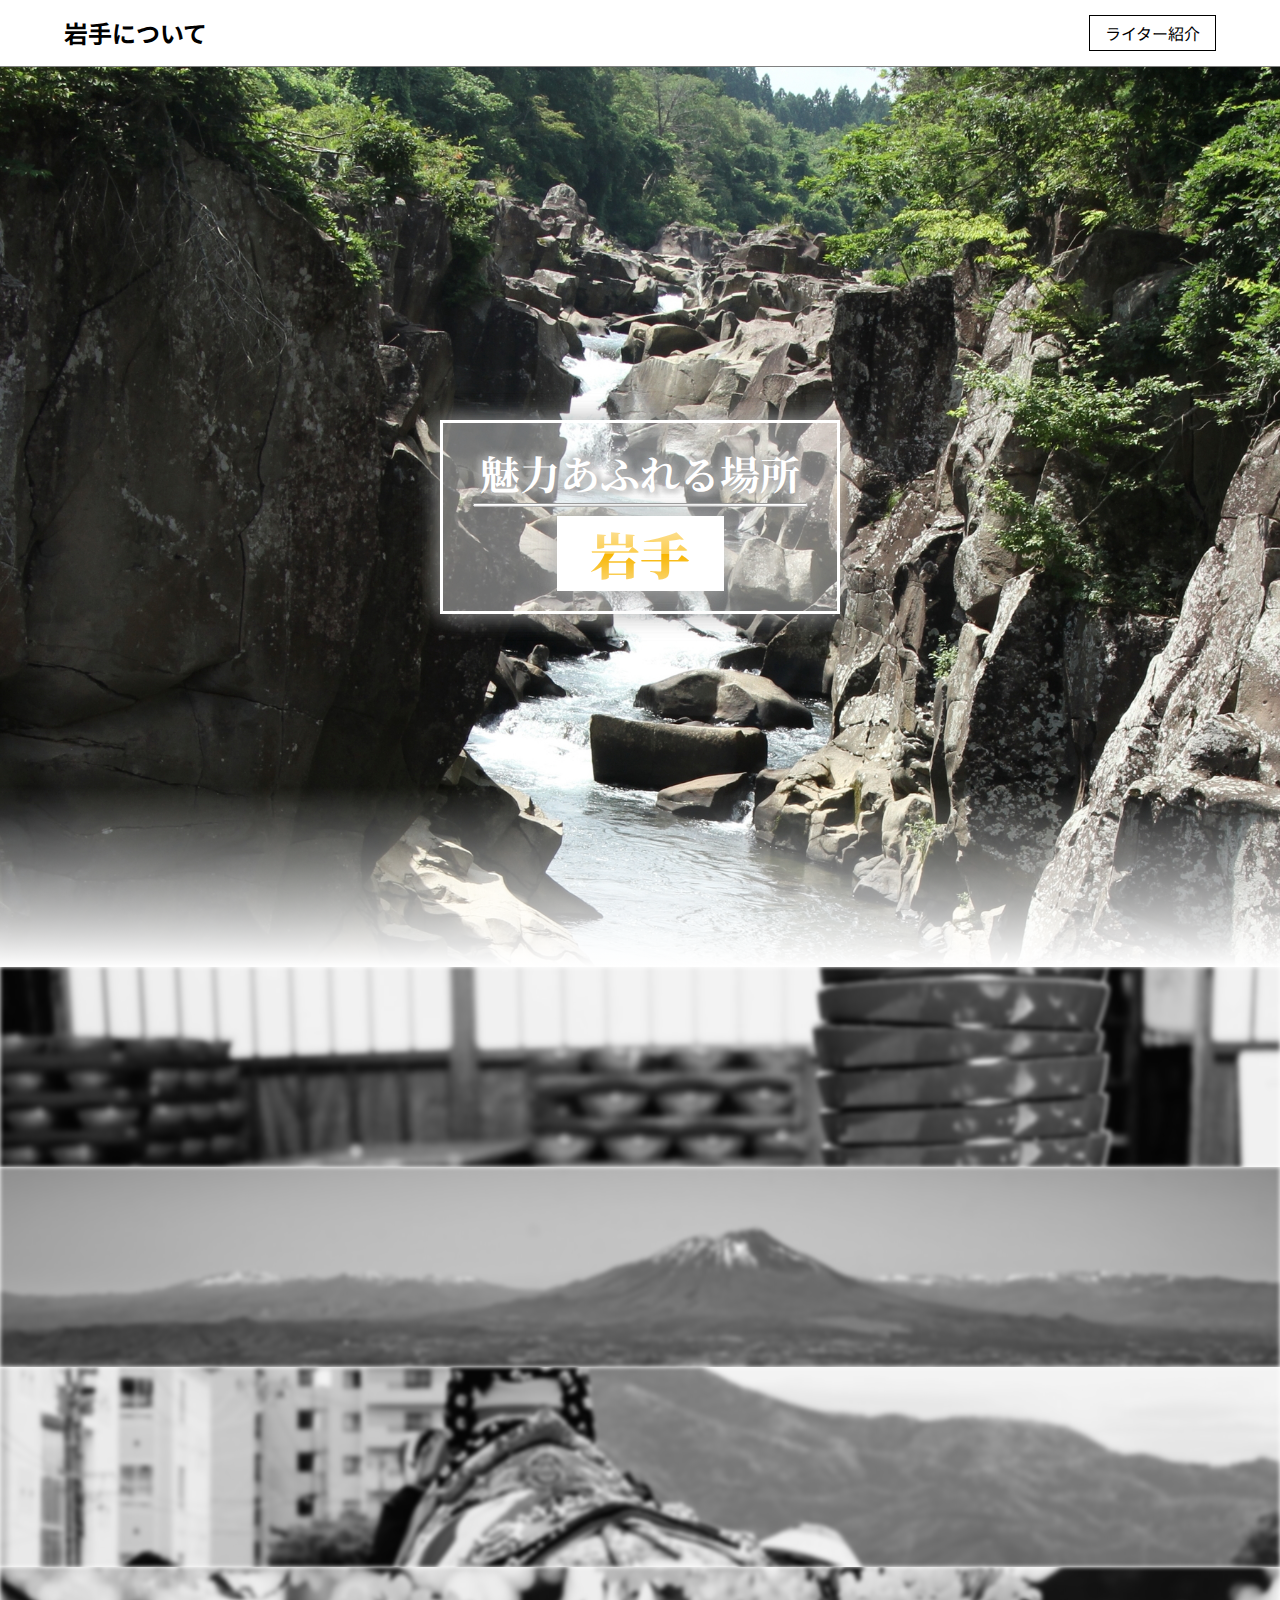
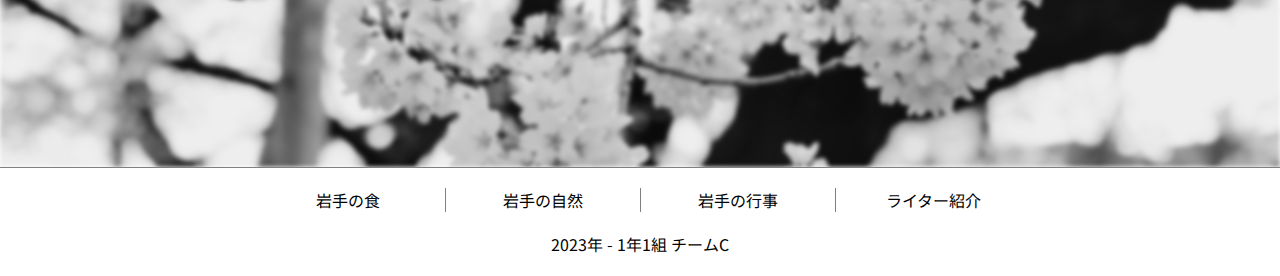
<file: index.html>
<!DOCTYPE html>
<html lang="ja">
<head>
    <meta charset="UTF-8">
    <meta name="viewport" content="width=device-width, initial-scale=1.0">
    <title>岩手について</title>
    <link rel="stylesheet" href="css/reset.css">
    <link rel="stylesheet" href="css/all-style.css">
    <link rel="stylesheet" href="css/index-style.css">
    <link rel="preconnect" href="https://fonts.googleapis.com">
    <link rel="preconnect" href="https://fonts.gstatic.com" crossorigin>
    <link href="https://fonts.googleapis.com/css2?family=Noto+Sans+JP&family=Noto+Serif+JP:wght@700;900&display=swap" rel="stylesheet">
    <link rel="icon" href="img/favicon.ico">
</head>
<body>
    <header>
        <h2>岩手について</h2>
        <a href="writer/index.html" class="simple-anchor writer-button">ライター紹介</a>
    </header>
    <!----- これより上は変更しないでください ----->

    <div class="top-img-container">
        <div class="slide-show-frame">
            <div id="img-01"></div>
            <div id="img-02"></div>
            <div id="img-03"></div>
            <div id="img-04"></div>
        </div>
        <h1 class="top-txt">
                魅力あふれる場所
                <hr>
            <div class="bg-white">
                <div class="txt-gold">
                    岩手
                </div>
            </div>
        </h1>
    </div>

    <a href="food.html">
        <div class="img-container">
            <img src="img/index_Wankosoba.jpg" alt="わんこそば" style="object-position: 50% 25%;">
            <p class="txt-on-img">食</p>
        </div>
    </a>

    <a href="nature.html">
        <div class="img-container">
            <img src="img/index_MtIwate_2.jpg" alt="天峰山" style="object-position: 50% 60%;">
            <p class="txt-on-img">自然</p>
        </div>
        
    </a>

    <a href="event.html">
        <div class="img-container">
            <img src="img/index_ChaguChaguUmakko.jpg" alt="チャグチャグ馬コ" style="object-position: 50% 55%;">
            <p class="txt-on-img">行事</p>
        </div>    
    </a>

    <div class="img-container">
        <img src="img/index_IshiwariZakura.jpg" alt="石割桜" style="object-position: 50% 10%;">
        <div class="txt-on-img licence">
            ◆　このページで使用した素材(上から順)　◆<br>
            写真はすべて <a href="https://creativecommons.org/licenses/by/4.0/" target="_blank">クリエイティブ・コモンズ・ライセンス（表示4.0 国際）</a>のもとに掲載許諾されているものを改変して作成しました。
            <div licence-list-container>
                <ul>
                    【スライドショー】
                    <li><a href="https://find47.jp/ja/i/mMKai" target="_blank">岩手山</a> &copy; intiraymi7</li>
                    <li><a href="https://find47.jp/ja/i/YMlU6" target="_blank">さんさ踊り</a> &copy; Cygnus_morioka</li>
                    <li><a href="https://find47.jp/ja/i/wIzMR" target="_blank">雪の日</a> &copy; Cygnus_morioka</li>
                    <li><a href="https://find47.jp/ja/i/j0xeh" target="_blank">岩手県一関市　厳美渓</a> &copy; T-KIMURA</li>
                </ul>
                <ul>
                    【画像メニュー】
                    <li><a href="https://find47.jp/ja/i/b4Dsc" target="_blank">わんこそば</a> &copy; Cygnus_morioka</li>
                    <li><a href="https://find47.jp/ja/i/EnhYT" target="_blank">天峰山</a> &copy; intiraymi7</li>
                    <li><a href="https://find47.jp/ja/i/xTddA" target="_blank">チャグチャグ馬コ</a> &copy; Cygnus_morioka</li>
                    <li><a href="https://find47.jp/ja/i/ntxR1" target="_blank">石割桜</a> &copy; Cygnus_morioka</li>
                </ul>
            </div>
        </div>
    </div>    
    <!----- これより下は変更しないでください ----->
    <footer>
        <nav>
            <ul>
                <li><a href="food.html" class="simple-anchor">岩手の食</a></li>
                <li><a href="nature.html" class="simple-anchor">岩手の自然</a></li>
                <li><a href="event.html" class="simple-anchor">岩手の行事</a></li>
                <li><a href="writer/index.html" class="simple-anchor">ライター紹介</a></li>
            </ul>
        </nav>
        2023年 - 1年1組 チームC
    </footer>
</body>
</html>
</file>
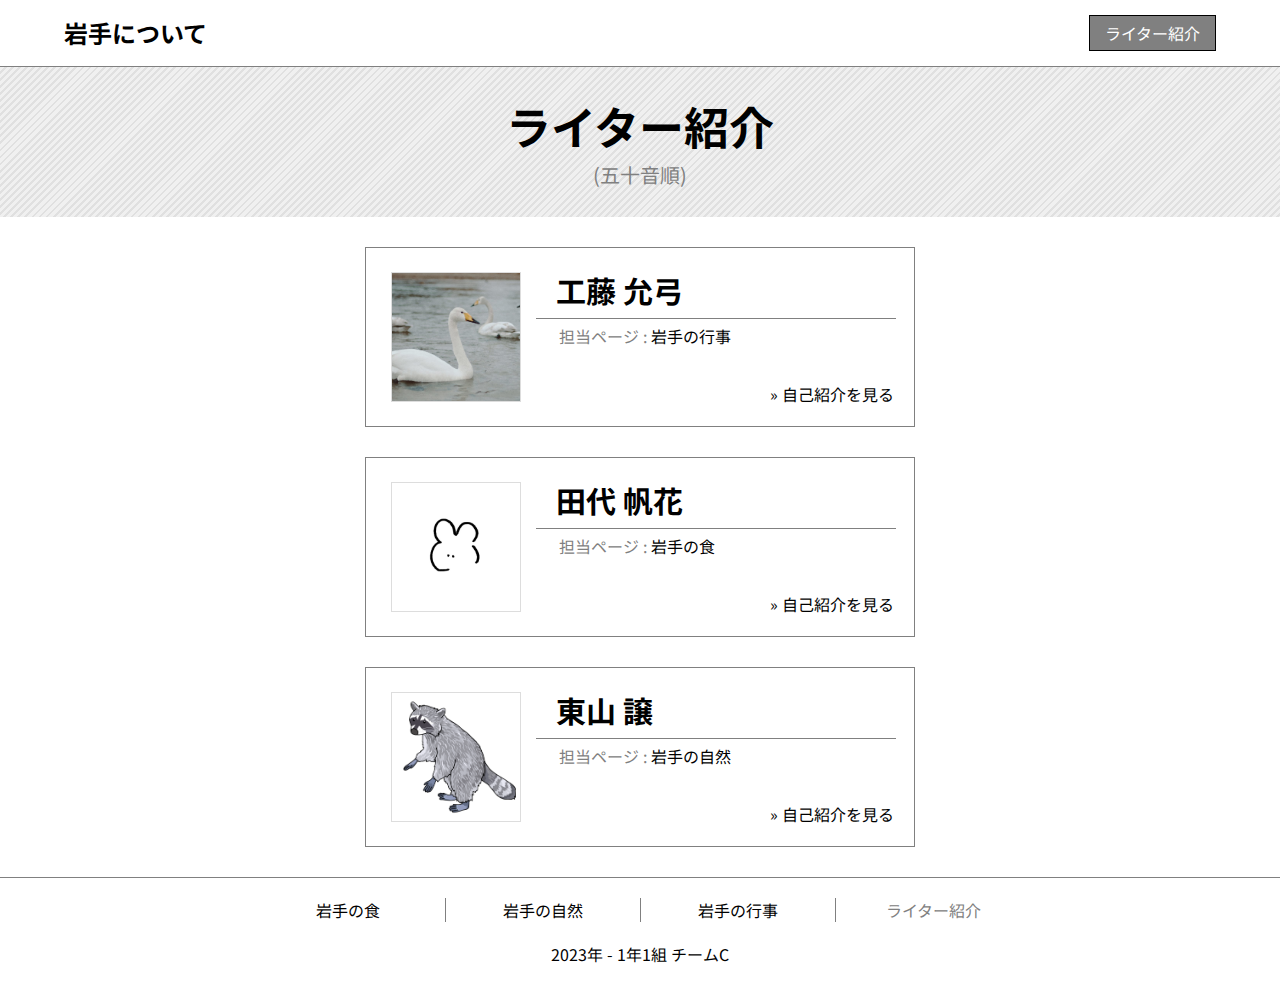
<file: writer/index.html>
<!DOCTYPE html>
<html lang="ja">
<head>
    <meta charset="UTF-8">
    <meta name="viewport" content="width=device-width, initial-scale=1.0">
    <title>ライター紹介</title>
    <link rel="stylesheet" href="../css/reset.css">
    <link rel="stylesheet" href="../css/all-style.css">
    <link rel="stylesheet" href="../writer-css/index-style.css">
    <link rel="preconnect" href="https://fonts.googleapis.com">
    <link rel="preconnect" href="https://fonts.gstatic.com" crossorigin>
    <link href="https://fonts.googleapis.com/css2?family=Noto+Sans+JP" rel="stylesheet">
    <link rel="icon" href="../img/favicon.ico">
</head>
<body>
    <header>
        <h2><a href="../index.html" class="site-title">岩手について</a></h2>
        <p class="writer-button-in-writer-index">ライター紹介</p>
    </header>
    <!----- これより上は変更しないでください ----->

    <main>
        <div id="page-title">
            <h1>ライター紹介</h1>
            <p>(五十音順)</p>
        </div>

        <div class="writer-card">
            <img src="../img/writer_kudou_icon.jpg">
            <div>
                <h2>工藤 允弓</h2>
                <p>担当ページ : <a href="../event.html" class="simple-anchor">岩手の行事</a></p>
                <a href="kudou.html" class="writer-page simple-anchor">» 自己紹介を見る</a>
            </div>
        </div>

        <div class="writer-card">
            <img src="../img/writer_tashiro_icon.jpg">
            <div>
                <h2>田代 帆花</h2>
                <p>担当ページ : <a href="../food.html"  class="simple-anchor">岩手の食</a></p>
                <a href="tashiro.html" class="writer-page simple-anchor">» 自己紹介を見る</a>
            </div>
        </div>

        <div class="writer-card">
            <img src="../img/writer_higashiyama_icon.png">
            <div>
                <h2>東山 譲</h2>
                <p>担当ページ : <a href="../nature.html" class="simple-anchor">岩手の自然</a></p>
                <a href="higashiyama.html" class="writer-page simple-anchor">» 自己紹介を見る</a>
            </div>
        </div>
    </main>

    <!----- これより下は変更しないでください ----->
    <footer>
        <nav>
            <ul>
                <li><a href="../food.html" class="simple-anchor">岩手の食</a></li>
                <li><a href="../nature.html" class="simple-anchor">岩手の自然</a></li>
                <li><a href="../event.html" class="simple-anchor">岩手の行事</a></li>
                <li class="currently">ライター紹介</li>
            </ul>
        </nav>
        2023年 - 1年1組 チームC
    </footer>
</body>
</html>
</file>
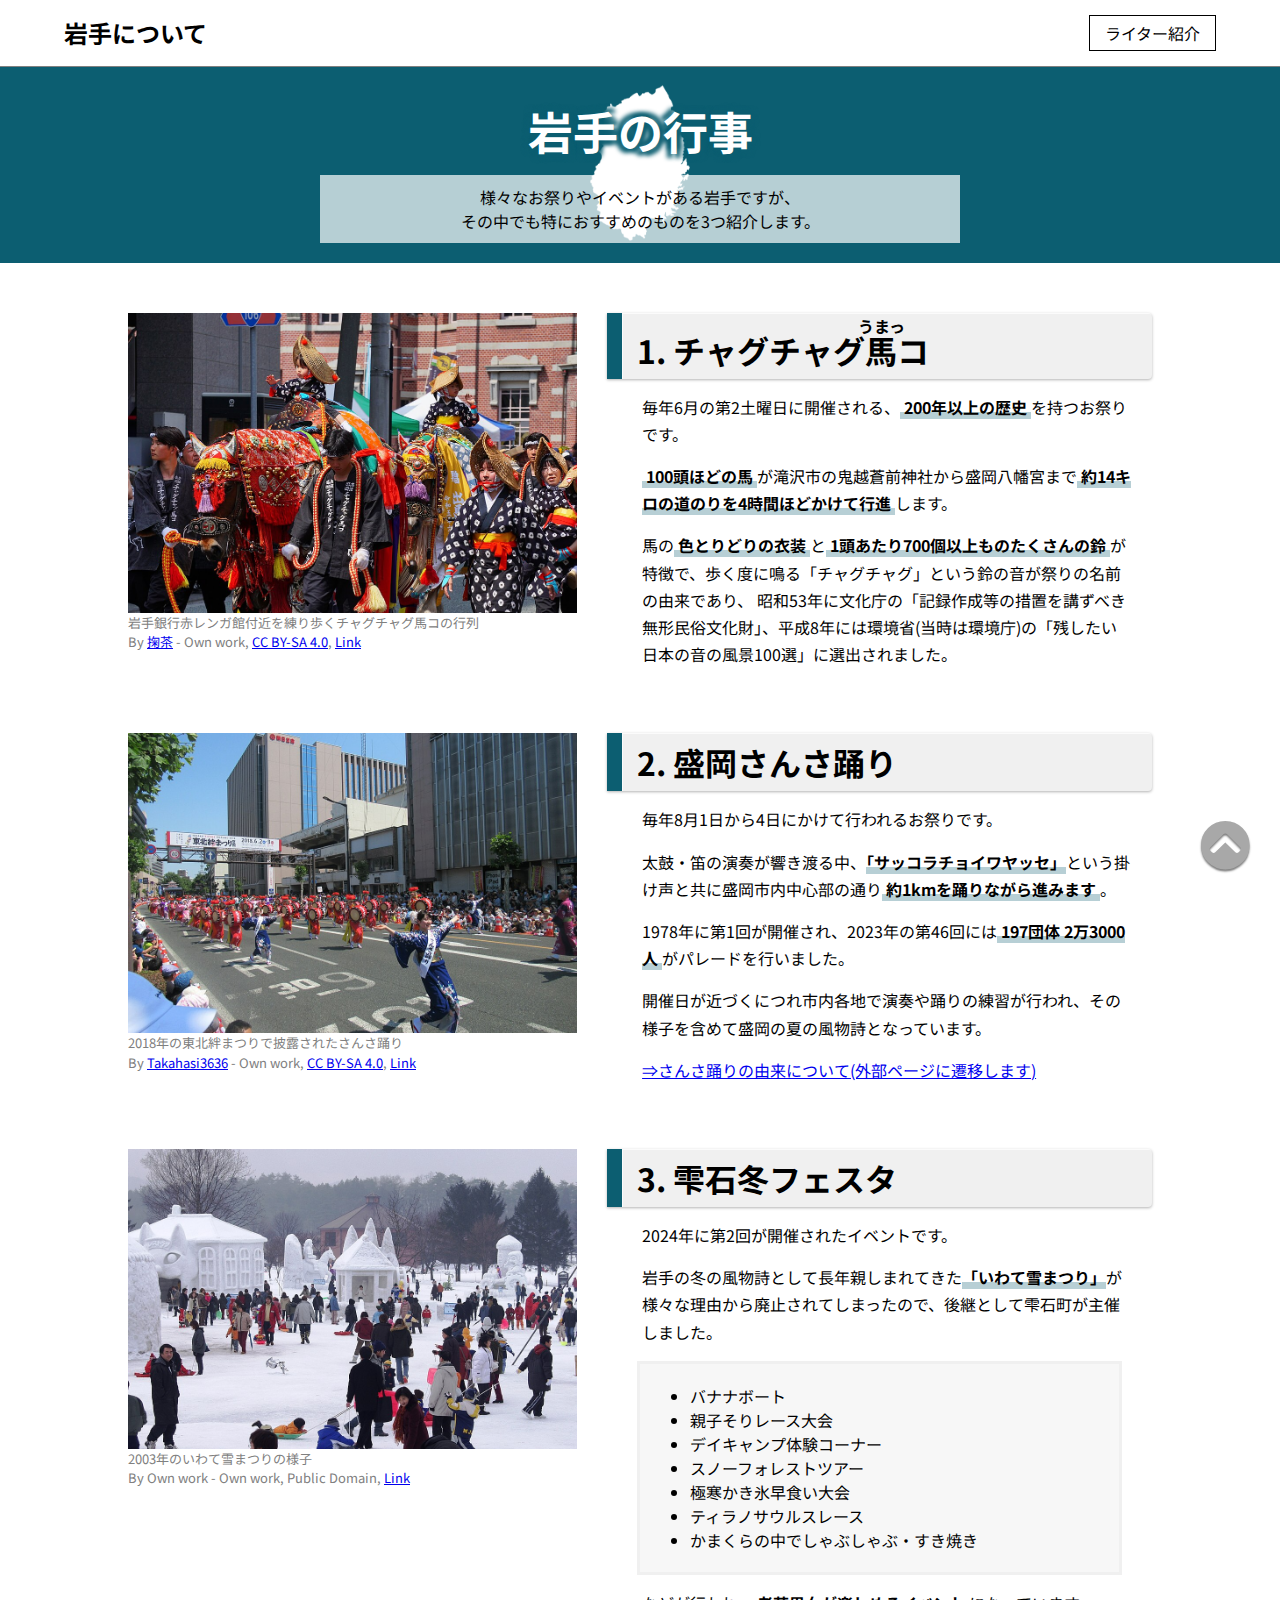
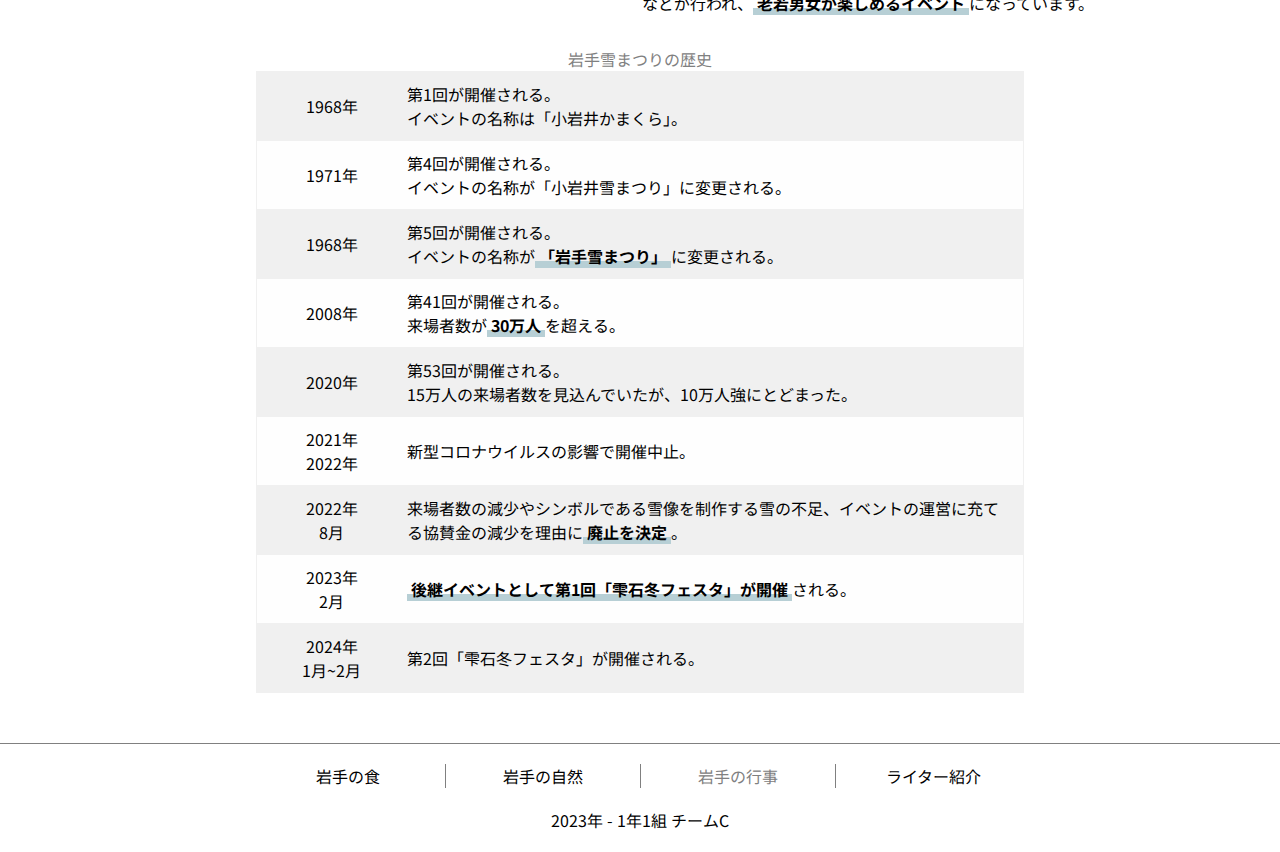
<file: event.html>
<!DOCTYPE html>
<html lang="ja">
<head>
    <meta charset="UTF-8">
    <meta name="viewport" content="width=device-width, initial-scale=1.0">
    <title>岩手の行事</title>
    <link rel="stylesheet" href="css/reset.css">
    <link rel="stylesheet" href="css/all-style.css">
    <link rel="stylesheet" href="css/event-style.css">
    <link rel="stylesheet" href="https://use.fontawesome.com/releases/v5.6.4/css/all.css">
    <link rel="preconnect" href="https://fonts.googleapis.com">
    <link rel="preconnect" href="https://fonts.gstatic.com" crossorigin>
    <link href="https://fonts.googleapis.com/css2?family=Noto+Sans+JP" rel="stylesheet">
    <link rel="icon" href="img/favicon.ico">
</head>
<body>
    <header id="page-top">
        <h2><a href="index.html" class="site-title">岩手について</a></h2>
        <a href="writer/index.html" class="simple-anchor writer-button">ライター紹介</a>
    </header>
    <!----- これより上は変更しないでください ----->

    <main>
        <a href="#page-top" title="ページトップに戻る"><i class="fas fa-chevron-circle-up"></i></a>
        
        <div id="page-title">
            <h1>岩手の行事</h1>
            <p>様々なお祭りやイベントがある岩手ですが、<br>その中でも特におすすめのものを3つ紹介します。</p>
        </div>

        <!-- ----- -->

        <article>
            <p class="img-info">
                <img src="img/event_ChaguChaguUmakko.jpg" alt="岩手銀行赤レンガ館付近を練り歩くチャグチャグ馬コの行列">
                岩手銀行赤レンガ館付近を練り歩くチャグチャグ馬コの行列<br>
                By <a href="https://commons.wikimedia.org/wiki/User:%E6%8E%AC%E8%8C%B6" target="_blank" title="User:掬茶">掬茶</a> - Own work, 
                <a href="https://creativecommons.org/licenses/by-sa/4.0" target="_blank" title="Creative Commons Attribution-Share Alike 4.0">CC BY-SA 4.0</a>, 
                <a href="https://commons.wikimedia.org/w/index.php?curid=133202374" target="_blank" title="写真の詳細を見る">Link</a>
            </p>

            <div class="about">
                <div class="about-title">
                    <a href="https://www.city.takizawa.iwate.jp/01chag" target="_blank" title="滝沢市 チャグチャグ馬コ（うまっこ）" class="simple-anchor">
                        <h1>1. チャグチャグ<ruby>馬<rt>うまっ</rt></ruby>コ</h1>
                    </a>
                </div>

                <p class="about-text">毎年6月の第2土曜日に開催される、<b>200年以上の歴史</b>を持つお祭りです。</p>
                <p class="about-text"><b>100頭ほどの馬</b>が滝沢市の鬼越蒼前神社から盛岡八幡宮まで<b>約14キロの道のりを4時間ほどかけて行進</b>します。</p>
                <p class="about-text">馬の<b>色とりどりの衣装</b>と<b>1頭あたり700個以上ものたくさんの鈴</b>が特徴で、歩く度に鳴る「チャグチャグ」という鈴の音が祭りの名前の由来であり、
                昭和53年に文化庁の「記録作成等の措置を講ずべき無形民俗文化財」、平成8年には環境省(当時は環境庁)の「残したい日本の音の風景100選」に選出されました。</p>
            </div>
        </article>

        <!-- ----- -->

        <article>
            <p class="img-info">
                <img src="img/event_SansaOdori.jpg" alt="2018年の東北絆まつりで披露されたさんさ踊り">
                2018年の東北絆まつりで披露されたさんさ踊り<br>
                By <a href="https://commons.wikimedia.org/w/index.php?title=User:Takahasi3636&action=edit&redlink=1" target="_blank" title="User:Takahasi3636 (page does not exist)">Takahasi3636</a> - Own work, 
                <a href="https://creativecommons.org/licenses/by-sa/4.0" target="_blank" title="Creative Commons Attribution-Share Alike 4.0">CC BY-SA 4.0</a>, 
                <a href="https://commons.wikimedia.org/w/index.php?curid=74278271" target="_blank" title="写真の詳細を見る">Link</a>
            </p>

            <div class="about">
                <div class="about-title">
                    <a href="https://sansaodori.jp/" target="_blank" title="盛岡さんさ踊り 公式ホームページ" class="simple-anchor">
                        <h1>2. 盛岡さんさ踊り</h1>
                    </a>
                </div>

                <p class="about-text">毎年8月1日から4日にかけて行われるお祭りです。</p>
                <p class="about-text">太鼓・笛の演奏が響き渡る中、<b class="no-padding-b">「サッコラチョイワヤッセ」</b>という掛け声と共に盛岡市内中心部の通り<b>約1kmを踊りながら進みます</b>。</p>
                <p class="about-text">1978年に第1回が開催され、2023年の第46回には<b>197団体 2万3000人</b>がパレードを行いました。</p>
                <p class="about-text">開催日が近づくにつれ市内各地で演奏や踊りの練習が行われ、その様子を含めて盛岡の夏の風物詩となっています。</p>
                <p class="about-text"><a href="https://sansaodori.jp/about/">⇒さんさ踊りの由来について(外部ページに遷移します)</a></p>

            </div>
        </article>

        <!-- ----- -->

        <article class="yukimatsuri-article">
            <p class="img-info">
                <img src="img/event_Yukimatsuri.jpg" alt="2003年のいわて雪まつりの様子">
                2003年のいわて雪まつりの様子<br>
                By Own work - Own work, Public Domain, <a href="https://commons.wikimedia.org/w/index.php?curid=124122640" target="_blank" title="写真の詳細を見る">Link</a>
            </p>

            <div class="about">
                <div class="about-title">
                    <a href="https://koiwai.co.jp/makiba/winterfest/index.html" target="_blank" title="雫石・冬フェスタin小岩井農場" class="simple-anchor">
                        <h1>3. 雫石冬フェスタ</h1>
                    </a>
                </div>

                <p class="about-text">2024年に第2回が開催されたイベントです。</p>
                <p class="about-text">岩手の冬の風物詩として長年親しまれてきた<b class="no-padding-b">「<a href="https://iwatetabi.jp/special/koiwai2018/yukimatsuri.php" target="_blank" title="第52回いわて雪まつりについて" class="simple-anchor">いわて雪まつり</a>」</b>が<a href="#reason" class="simple-anchor">様々な理由</a>から廃止されてしまったので、後継として雫石町が主催しました。</p>
                <ul>
                    <li>バナナボート</li>
                    <li>親子そりレース大会</li>
                    <li>デイキャンプ体験コーナー</li>
                    <li>スノーフォレストツアー</li>
                    <li>極寒かき氷早食い大会</li>
                    <li>ティラノサウルスレース</li>
                    <li>かまくらの中でしゃぶしゃぶ・すき焼き</li>
                </ul>
                <p class="about-text">などが行われ、<b>老若男女が楽しめるイベント</b>になっています。</p>
            </div>
        </article>
        <table>
            <caption>岩手雪まつりの歴史</caption>
            <tr>
                <th>1968年</th><td>第1回が開催される。<br>イベントの名称は「小岩井かまくら」。</td>
            </tr>
            <tr>
                <th>1971年</th><td>第4回が開催される。<br>イベントの名称が「小岩井雪まつり」に変更される。</td>
            </tr>
            <tr>
                <th>1968年</th><td>第5回が開催される。<br>イベントの名称が<b>「岩手雪まつり」</b>に変更される。</td>
            </tr>
            <tr>
                <th>2008年</th><td>第41回が開催される。<br>来場者数が<b>30万人</b>を超える。</td>
            </tr>
            <tr>
                <th>2020年</th><td>第53回が開催される。<br>15万人の来場者数を見込んでいたが、10万人強にとどまった。</td>
            </tr>
            <tr>
                <th>2021年<br>2022年</th><td>新型コロナウイルスの影響で開催中止。</td>
            </tr>
            <tr id="reason">
                <th>2022年<br>8月</th><td>来場者数の減少やシンボルである雪像を制作する雪の不足、イベントの運営に充てる協賛金の減少を理由に<b>廃止を決定</b>。</td>
            </tr>
            <tr>
                <th>2023年<br>2月</th><td><b>後継イベントとして第1回「雫石冬フェスタ」が開催</b>される。</td>
            </tr>
            <tr>
                <th>2024年<br>1月~2月</th><td>第2回「雫石冬フェスタ」が開催される。</td>
            </tr>
        </table>
    </main>

    <!----- これより下は変更しないでください ----->
    <footer>
        <nav>
            <ul>
                <li><a href="food.html" class="simple-anchor">岩手の食</a></li>
                <li><a href="nature.html" class="simple-anchor">岩手の自然</a></li>
                <li class="currently">岩手の行事</li>
                <li><a href="writer/index.html" class="simple-anchor">ライター紹介</a></li>
            </ul>
        </nav>
        2023年 - 1年1組 チームC
    </footer>
</body>
</html>
</file>
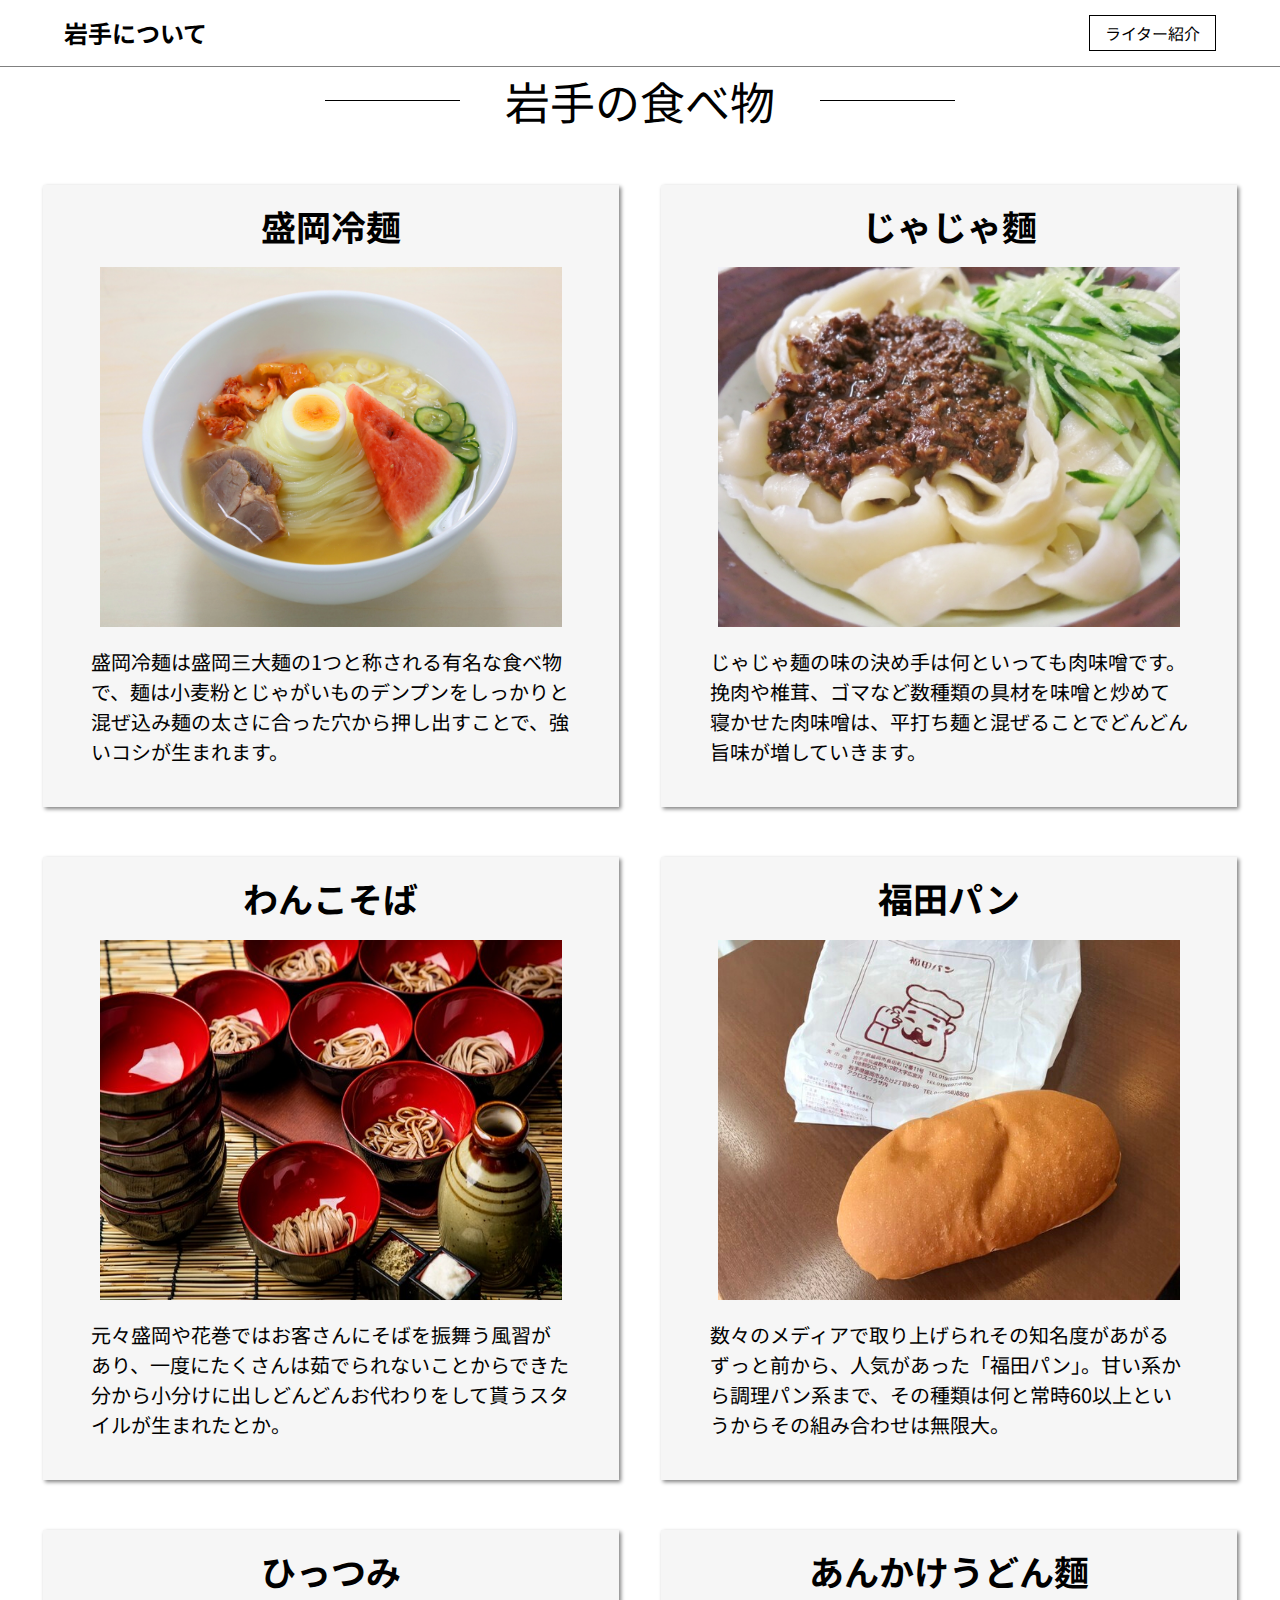
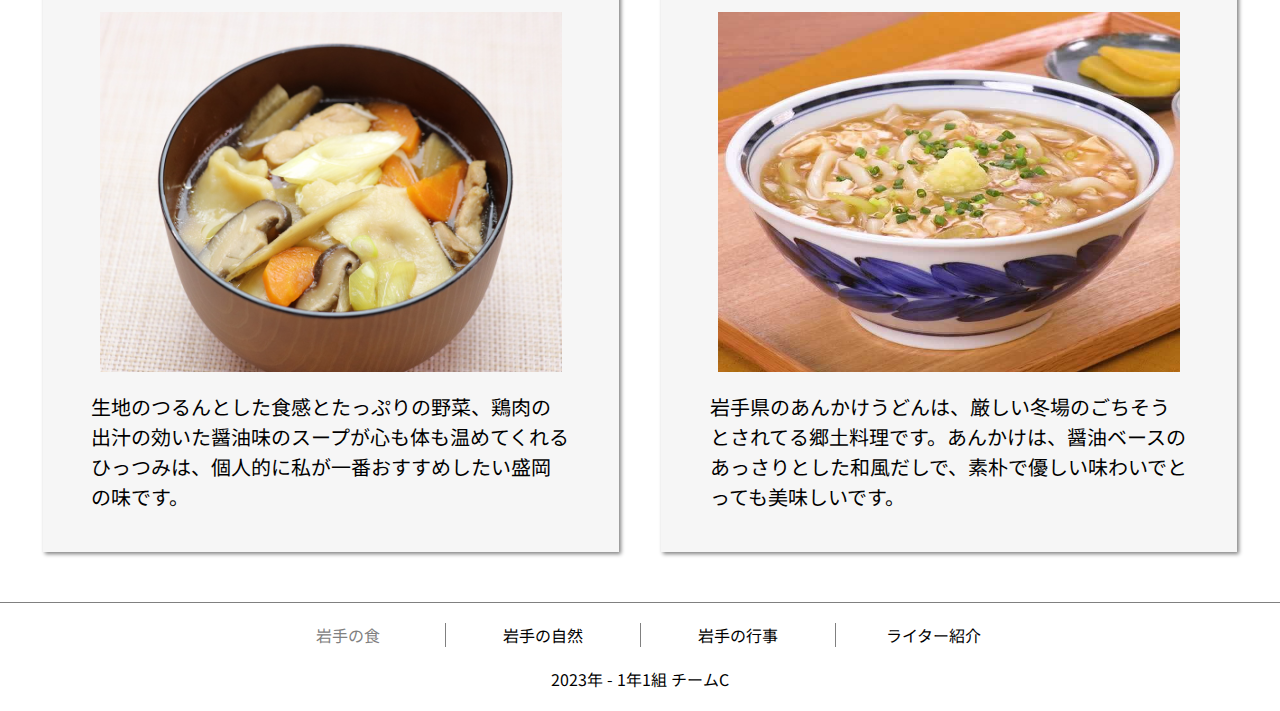
<file: food.html>
<!DOCTYPE html>
<html lang="ja">

<head>
    <meta charset="UTF-8">
    <meta name="viewport" content="width=device-width, initial-scale=1.0">
    <title>岩手の食</title>
    <link rel="stylesheet" href="css/reset.css">
    <link rel="stylesheet" href="css/all-style.css">
    <link rel="stylesheet" href="css/food-style.css">
    <link rel="preconnect" href="https://fonts.googleapis.com">
    <link rel="preconnect" href="https://fonts.gstatic.com" crossorigin>
    <link href="https://fonts.googleapis.com/css2?family=Noto+Sans+JP" rel="stylesheet">
    <link rel="icon" href="img/favicon.ico">
</head>

<body>
    <header>
        <h2><a href="index.html" class="site-title">岩手について</a></h2>
        <a href="writer/index.html" class="simple-anchor writer-button">ライター紹介</a>
    </header>
    <!----- これより上は変更しないでください ----->

    <div class="catch">
        岩手の食べ物
    </div>

    <div class="box">
        <div class="A1">
            <h2 class="foodname">盛岡冷麺</h2>

            <div class="item"><img src="img/盛岡冷麺調理画像_1583394008173_1200.jpg" alt="盛岡冷麺">

            <p>盛岡冷麺は盛岡三大麺の1つと称される有名な食べ物で、麺は小麦粉とじゃがいものデンプンをしっかりと混ぜ込み麺の太さに合った穴から押し出すことで、強いコシが生まれます。
            </p>

            </div>
        </div>

        <div class="A1">
            <h2 class="foodname">じゃじゃ麵</h2>

            <div class="item"><img src="img/じゃじゃ麺.jpg" alt="じゃじゃ麺">

            <p>じゃじゃ麺の味の決め手は何といっても肉味噌です。
                挽肉や椎茸、ゴマなど数種類の具材を味噌と炒めて寝かせた肉味噌は、平打ち麺と混ぜることでどんどん旨味が増していきます。
            </p>
            </div>
        </div>
    </div>

    <div class="box">
        <div class="A1">
            <h2 class="foodname">わんこそば</h2>

            <div class="item"><img src="img/わんこそば.jpg">

            <p>元々盛岡や花巻ではお客さんにそばを振舞う風習があり、一度にたくさんは茹でられないことからできた分から小分けに出しどんどんお代わりをして貰うスタイルが生まれたとか。
            </p>

        </div>
        </div>

        <div class="A1">
            <h2 class="foodname">福田パン</h2>

            <div class="item"><img src="img/福田パン.jpg">

                <p>数々のメディアで取り上げられその知名度があがるずっと前から、人気があった「福田パン」。甘い系から調理パン系まで、その種類は何と常時60以上というからその組み合わせは無限大。

                </p>
            </div>
        </div>
    </div>

    <div class="box">
        <div class="A1">
            <h2 class="foodname">ひっつみ</h2>

            <div class="item"><img src="img/ひっつみ.jpg">

            <p>生地のつるんとした食感とたっぷりの野菜、鶏肉の出汁の効いた醤油味のスープが心も体も温めてくれるひっつみは、個人的に私が一番おすすめしたい盛岡の味です。

            </p>
        </div>
        </div>

        <div class="A1">
            <h2 class="foodname">あんかけうどん麵</h2>

            <div class="item"><img src="img/あんかけうどん.jpg">

            <p>岩手県のあんかけうどんは、厳しい冬場のごちそうとされてる郷土料理です。あんかけは、醤油ベースのあっさりとした和風だしで、素朴で優しい味わいでとっても美味しいです。
            </p>
            </div>
        </div>
    </div>
    <!----- これより下は変更しないでください ----->
    <footer>
        <nav>
            <ul>
                <li class="currently">岩手の食</li>
                <li><a href="nature.html" class="simple-anchor">岩手の自然</a></li>
                <li><a href="event.html" class="simple-anchor">岩手の行事</a></li>
                <li><a href="writer/index.html" class="simple-anchor">ライター紹介</a></li>
            </ul>
        </nav>
        2023年 - 1年1組 チームC
    </footer>
</body>

</html>
</file>
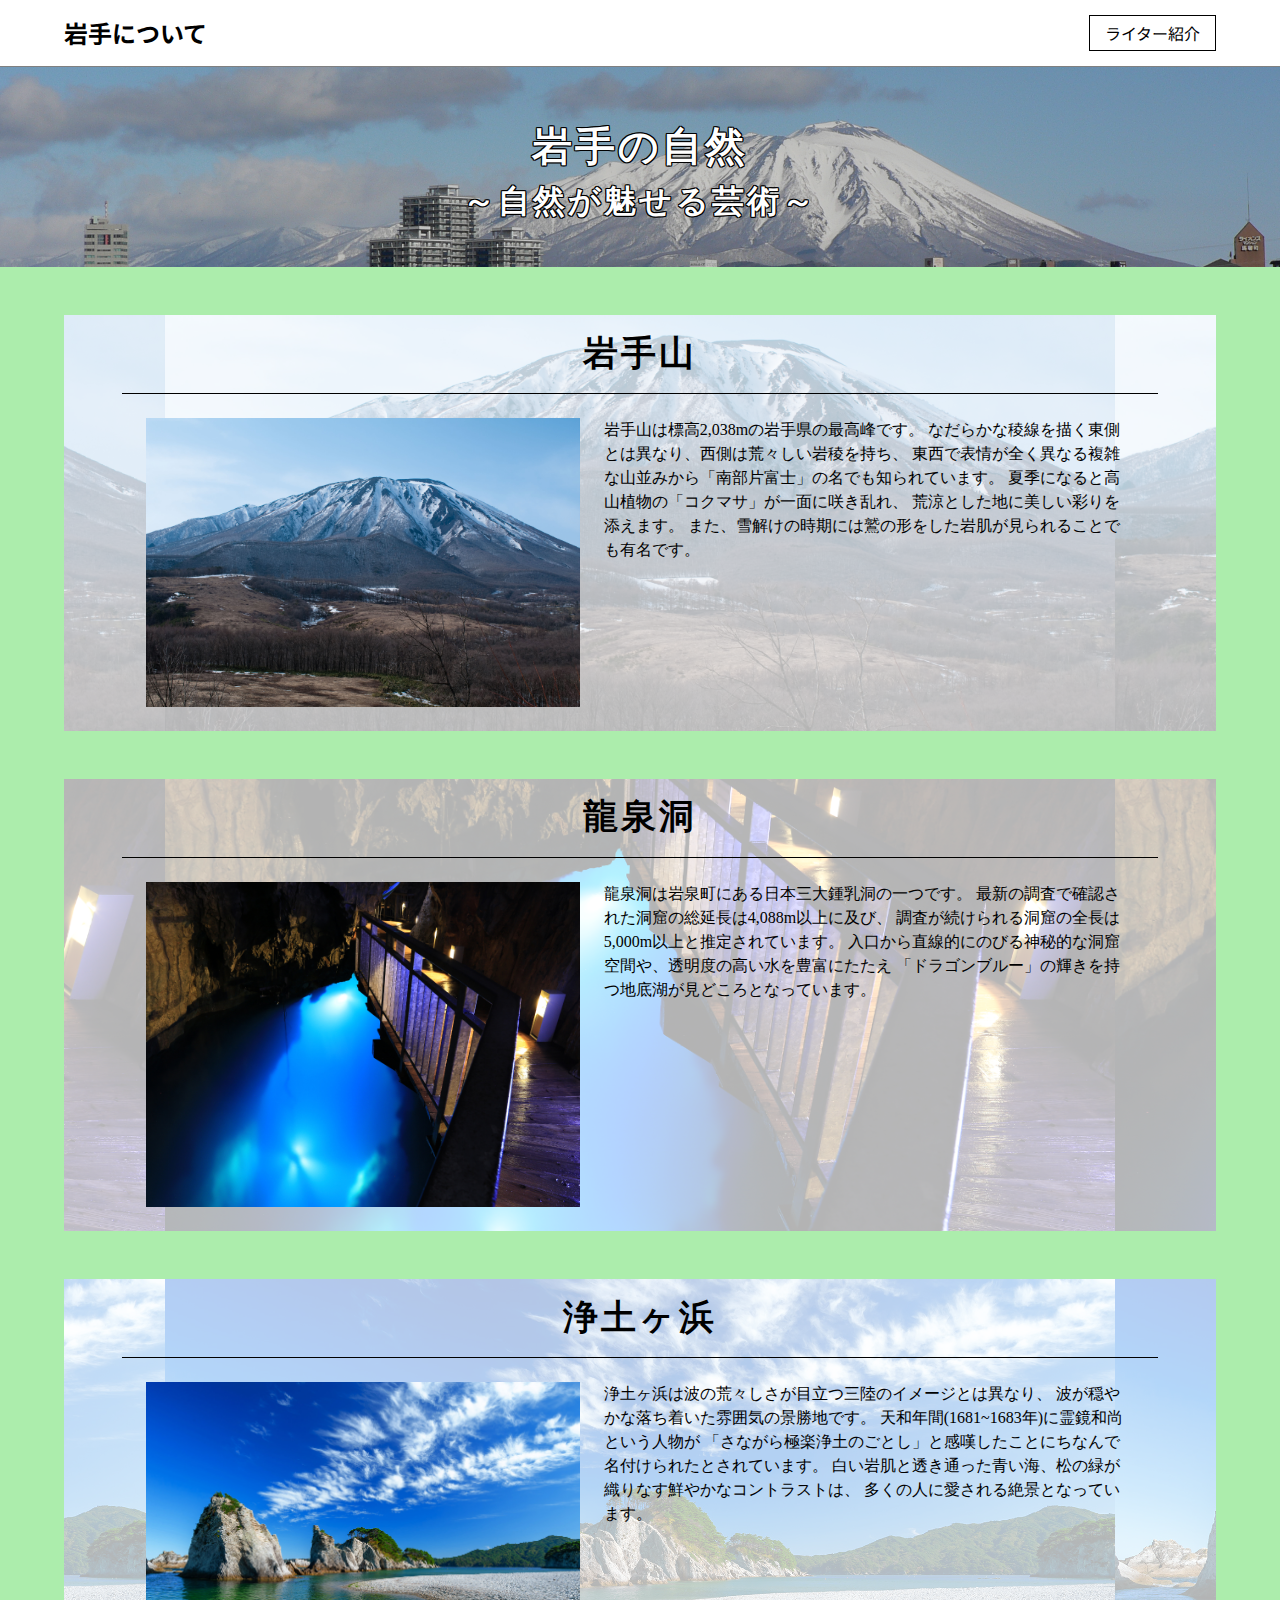
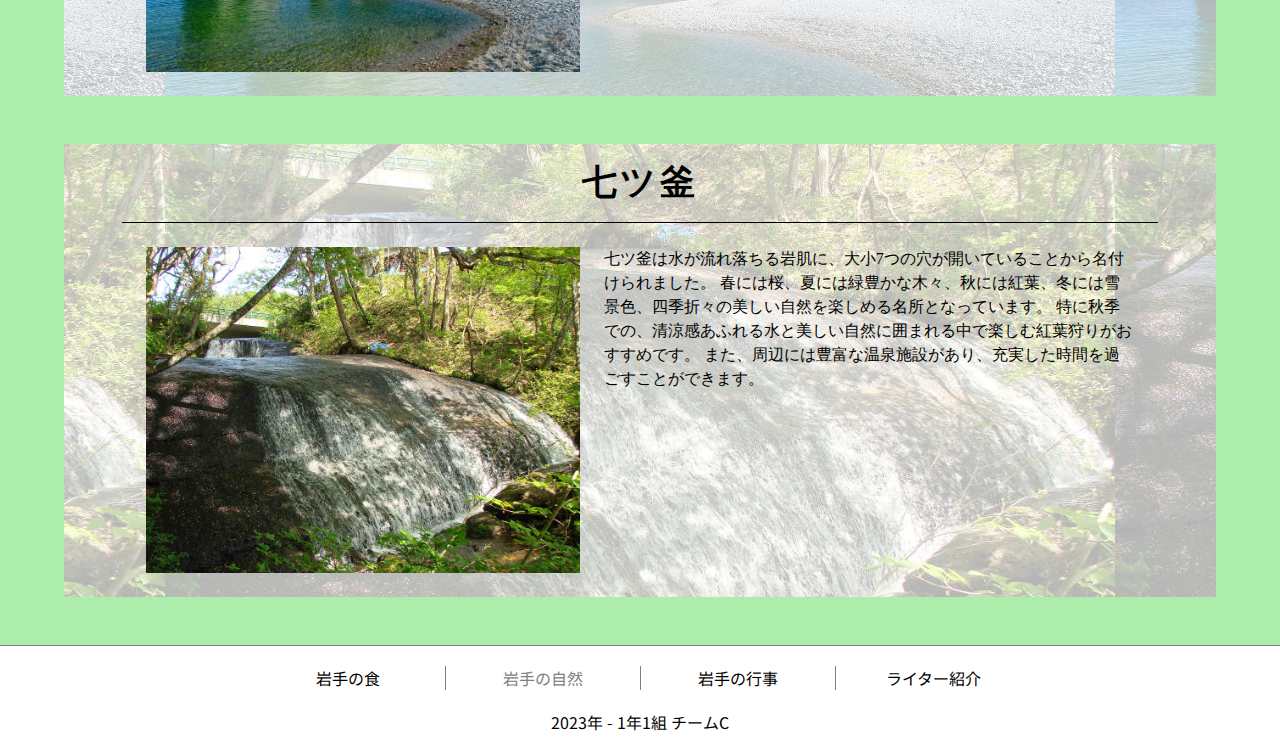
<file: nature.html>
<!DOCTYPE html>
<html lang="ja">

<head>
    <meta charset="UTF-8">
    <meta name="viewport" content="width=device-width, initial-scale=1.0">
    <title>岩手の自然</title>
    <link rel="stylesheet" href="css/reset.css">
    <link rel="stylesheet" href="css/all-style.css">
    <link rel="stylesheet" href="css/nature-style.css">
    <link rel="preconnect" href="https://fonts.googleapis.com">
    <link rel="preconnect" href="https://fonts.gstatic.com" crossorigin>
    <link href="https://fonts.googleapis.com/css2?family=Noto+Sans+JP" rel="stylesheet">
    <link rel="icon" href="img/favicon.ico">
</head>

<body>
    <header>
        <h2><a href="index.html" class="site-title">岩手について</a></h2>
        <a href="writer/index.html" class="simple-anchor writer-button">ライター紹介</a>
    </header>
    <!----- これより上は変更しないでください ----->

    <!-- タイトル -->
    <div class="background-title">
        <div class="logo-title title">
            <h1 class="title-font">岩手の自然</h1>
            <h2 class="title-font">～自然が魅せる芸術～</h2>
        </div>
    </div>

    <main>
        <!-- 岩手山 -->
        <div class="item" id="bg-iwatesan">
            <div class="bg-main">
                <h2 class="introduction-font item-title">岩手山</h2>
                <div class="container">
                    <div class="picture">
                        <img src="img/Iwatesan.jpg" alt="岩手山">
                    </div>
                    <p class="introduction-font introduction">
                        岩手山は標高2,038mの岩手県の最高峰です。
                        なだらかな稜線を描く東側とは異なり、西側は荒々しい岩稜を持ち、
                        東西で表情が全く異なる複雑な山並みから「南部片富士」の名でも知られています。
                        夏季になると高山植物の「コクマサ」が一面に咲き乱れ、
                        荒涼とした地に美しい彩りを添えます。
                        また、雪解けの時期には鷲の形をした岩肌が見られることでも有名です。
                    </p>
                </div>
            </div>
        </div>

        <!-- 龍泉洞 -->
        <div class="item" id="bg-ryusendo">
            <div class="bg-main">
                <h2 class="introduction-font item-title">龍泉洞</h2>
                <div class="container">
                    <div class="picture">
                        <img src="img/ryusendo.jpg" alt="龍泉洞">
                    </div>
                    <p class="introduction-font introduction">
                        龍泉洞は岩泉町にある日本三大鍾乳洞の一つです。
                        最新の調査で確認された洞窟の総延長は4,088m以上に及び、
                        調査が続けられる洞窟の全長は5,000m以上と推定されています。
                        入口から直線的にのびる神秘的な洞窟空間や、透明度の高い水を豊富にたたえ
                        「ドラゴンブルー」の輝きを持つ地底湖が見どころとなっています。
                    </p>
                </div>
            </div>
        </div>

        <!-- 浄土ヶ浜 -->
        <div class="item" id="bg-joudogahama">
            <div class="bg-main">
                <h2 class="introduction-font item-title">浄土ヶ浜</h2>
                <div class="container">
                    <div class="picture">
                        <img src="img/jodogahama.jpg" alt="浄土ヶ浜">
                    </div>
                    <p class="introduction-font introduction">
                        浄土ヶ浜は波の荒々しさが目立つ三陸のイメージとは異なり、
                        波が穏やかな落ち着いた雰囲気の景勝地です。
                        天和年間(1681~1683年)に霊鏡和尚という人物が
                        「さながら極楽浄土のごとし」と感嘆したことにちなんで名付けられたとされています。
                        白い岩肌と透き通った青い海、松の緑が織りなす鮮やかなコントラストは、
                        多くの人に愛される絶景となっています。
                    </p>
                </div>
            </div>
        </div>

        <!-- 七ツ釜 -->
        <div class="item" id="bg-nanatugama">
            <div class="bg-main">
                <h2 class="introduction-font item-title">七ツ釜</h2>
                <div class="container">
                    <div class="picture">
                        <img src="img/nanatugama.jpg" alt="七ツ釜">
                    </div>
                    <p class="introduction-font introduction">
                        七ツ釜は水が流れ落ちる岩肌に、大小7つの穴が開いていることから名付けられました。
                        春には桜、夏には緑豊かな木々、秋には紅葉、冬には雪景色、四季折々の美しい自然を楽しめる名所となっています。
                        特に秋季での、清涼感あふれる水と美しい自然に囲まれる中で楽しむ紅葉狩りがおすすめです。
                        また、周辺には豊富な温泉施設があり、充実した時間を過ごすことができます。
                    </p>
                </div>
            </div>
        </div>

    </main>
    <!----- これより下は変更しないでください ----->
    <footer>
        <nav>
            <ul>
                <li><a href="food.html" class="simple-anchor">岩手の食</a></li>
                <li class="currently">岩手の自然</li>
                <li><a href="event.html" class="simple-anchor">岩手の行事</a></li>
                <li><a href="writer/index.html" class="simple-anchor">ライター紹介</a></li>
            </ul>
        </nav>
        2023年 - 1年1組 チームC
    </footer>
</body>

</html>
</file>
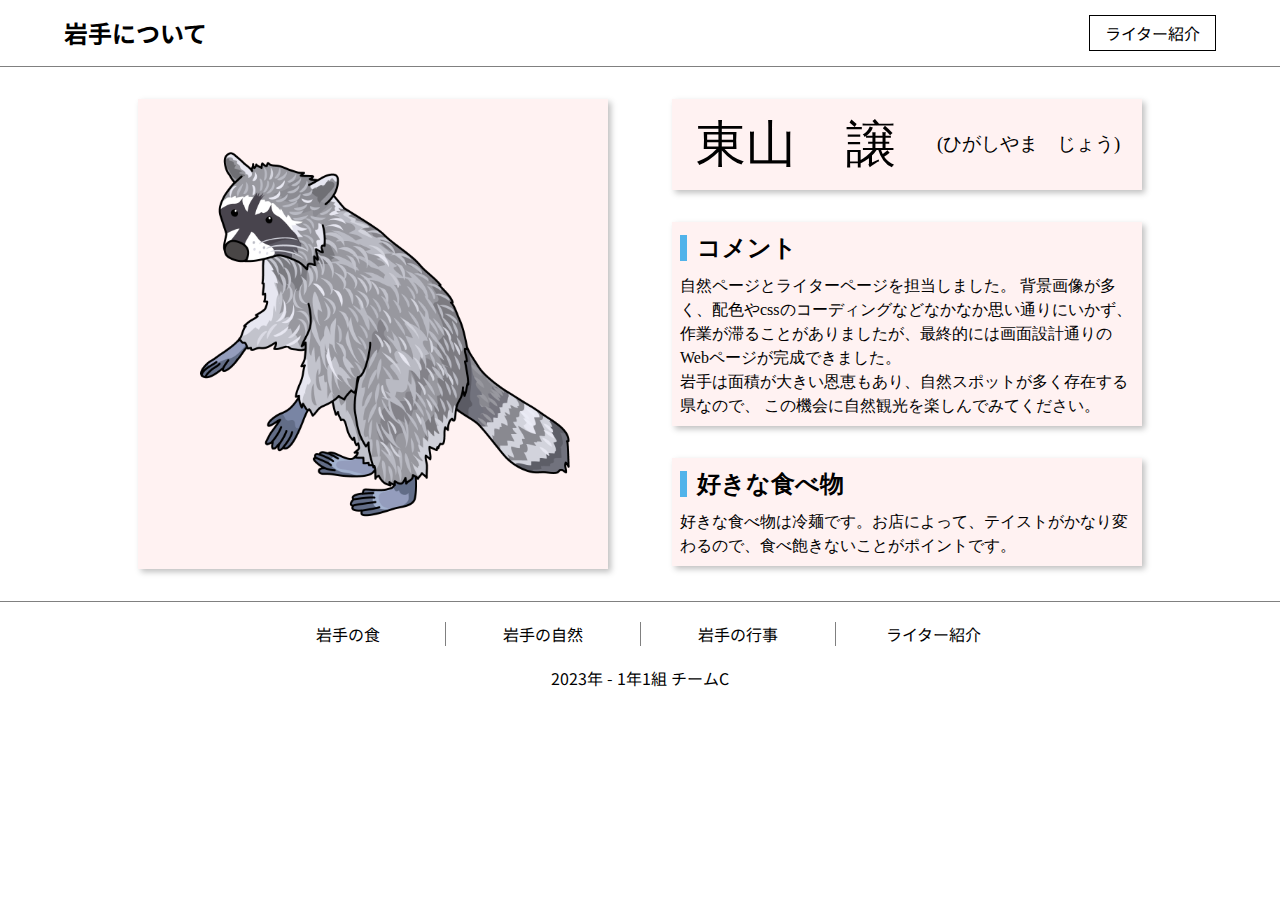
<file: writer/higashiyama.html>
<!DOCTYPE html>
<html lang="ja">

<head>
    <meta charset="UTF-8">
    <meta name="viewport" content="width=device-width, initial-scale=1.0">
    <title>自己紹介 - 東山 譲</title>
    <link rel="stylesheet" href="../css/reset.css">
    <link rel="stylesheet" href="../css/all-style.css">
    <link rel="stylesheet" href="../writer-css/higashiyama-style.css">
    <link rel="preconnect" href="https://fonts.googleapis.com">
    <link rel="preconnect" href="https://fonts.gstatic.com" crossorigin>
    <link href="https://fonts.googleapis.com/css2?family=Noto+Sans+JP" rel="stylesheet">
    <link rel="icon" href="../img/favicon.ico">
</head>

<body>
    <header>
        <h2><a href="../index.html" class="site-title">岩手について</a></h2>
        <a href="index.html" class="simple-anchor writer-button">ライター紹介</a>
    </header>
    <!----- これより上は変更しないでください ----->

    <div class="container">
        <!-- icon -->
        <div class="icon">
            <div class="bg icon-size">
                <img src="../img/writer_higashiyama_icon.png" alt="higashiyama_icon">
            </div>
        </div>

        <div class="profile">
            <!-- name -->
            <div class="bg item container">
                <h1 class="font">東山　譲</h1>
                <h3 class="font">(ひがしやま　じょう)</h3>
            </div>

            <!-- comment -->
            <div class="bg item">
                <h2 class="mark font">コメント</h2>
                <p class="font">自然ページとライターページを担当しました。
                    背景画像が多く、配色やcssのコーディングなどなかなか思い通りにいかず、
                    作業が滞ることがありましたが、最終的には画面設計通りのWebページが完成できました。<br>
                    岩手は面積が大きい恩恵もあり、自然スポットが多く存在する県なので、
                    この機会に自然観光を楽しんでみてください。</p>
            </div>

            <!-- favorite food -->
            <div class="bg item">
                <h2 class="mark font">好きな食べ物</h2>
                <p class="font">好きな食べ物は冷麺です。お店によって、テイストがかなり変わるので、食べ飽きないことがポイントです。</p>
            </div>
        </div>
    </div>

    <!----- これより下は変更しないでください ----->
    <footer>
        <nav>
            <ul>
                <li><a href="../food.html" class="simple-anchor">岩手の食</a></li>
                <li><a href="../nature.html" class="simple-anchor">岩手の自然</a></li>
                <li><a href="../event.html" class="simple-anchor">岩手の行事</a></li>
                <li><a href="../writer/index.html" class="simple-anchor">ライター紹介</a></li>
            </ul>
        </nav>
        2023年 - 1年1組 チームC
    </footer>
</body>

</html>
</file>
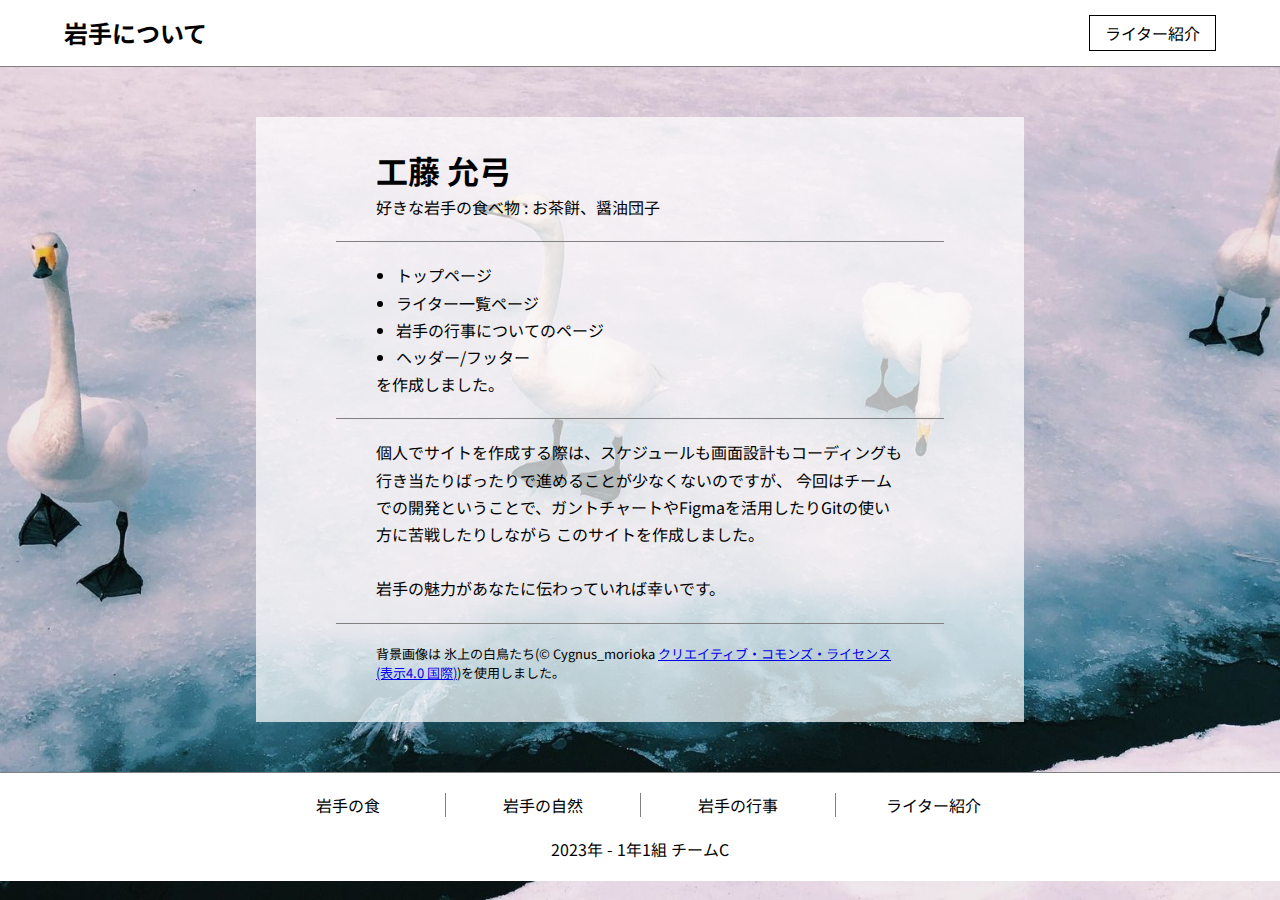
<file: writer/kudou.html>
<!DOCTYPE html>
<html lang="ja">
<head>
    <meta charset="UTF-8">
    <meta name="viewport" content="width=device-width, initial-scale=1.0">
    <title>自己紹介 - 工藤 允弓</title>
    <link rel="stylesheet" href="../css/reset.css">
    <link rel="stylesheet" href="../css/all-style.css">
    <link rel="stylesheet" href="../writer-css/kudou-style.css">
    <link rel="preconnect" href="https://fonts.googleapis.com">
    <link rel="preconnect" href="https://fonts.gstatic.com" crossorigin>
    <link href="https://fonts.googleapis.com/css2?family=Noto+Sans+JP" rel="stylesheet">
    <link rel="icon" href="../img/favicon.ico">
</head>
<body>
    <header>
        <h2><a href="../index.html" class="site-title">岩手について</a></h2>
        <a href="index.html" class="simple-anchor writer-button">ライター紹介</a>
    </header>
    <!----- これより上は変更しないでください ----->

    <main>
        <div>
            <h1>工藤 允弓</h1>
            好きな岩手の食べ物 : お茶餅、醤油団子
        </div>
        <div class="border-top">
            <ul>
                <li><a href="../index.html" class="simple-anchor">トップページ</a></li>
                <li><a href="../writer/index.html" class="simple-anchor">ライター一覧ページ</a></li>
                <li><a href="../event.html" class="simple-anchor">岩手の行事についてのページ</a></li>
                <li>ヘッダー/フッター</li>
            </ul>
            を作成しました。
        </div>
        <div class="border-top">
            個人でサイトを作成する際は、スケジュールも画面設計もコーディングも行き当たりばったりで進めることが少なくないのですが、
            今回はチームでの開発ということで、ガントチャートやFigmaを活用したりGitの使い方に苦戦したりしながら
            このサイトを作成しました。<br><br>
            岩手の魅力があなたに伝わっていれば幸いです。
        </div>
        <div class="border-top licence">
            背景画像は 氷上の白鳥たち(&copy; Cygnus_morioka <a href="https://creativecommons.org/licenses/by/4.0/" target="_blank">クリエイティブ・コモンズ・ライセンス(表示4.0 国際)</a>)を使用しました。
        </div>
    </main>

    <!----- これより下は変更しないでください ----->
    <footer>
        <nav>
            <ul>
                <li><a href="../food.html" class="simple-anchor">岩手の食</a></li>
                <li><a href="../nature.html" class="simple-anchor">岩手の自然</a></li>
                <li><a href="../event.html" class="simple-anchor">岩手の行事</a></li>
                <li><a href="../writer/index.html" class="simple-anchor">ライター紹介</a></li>
            </ul>
        </nav>
        2023年 - 1年1組 チームC
    </footer>
</body>
</html>
</file>
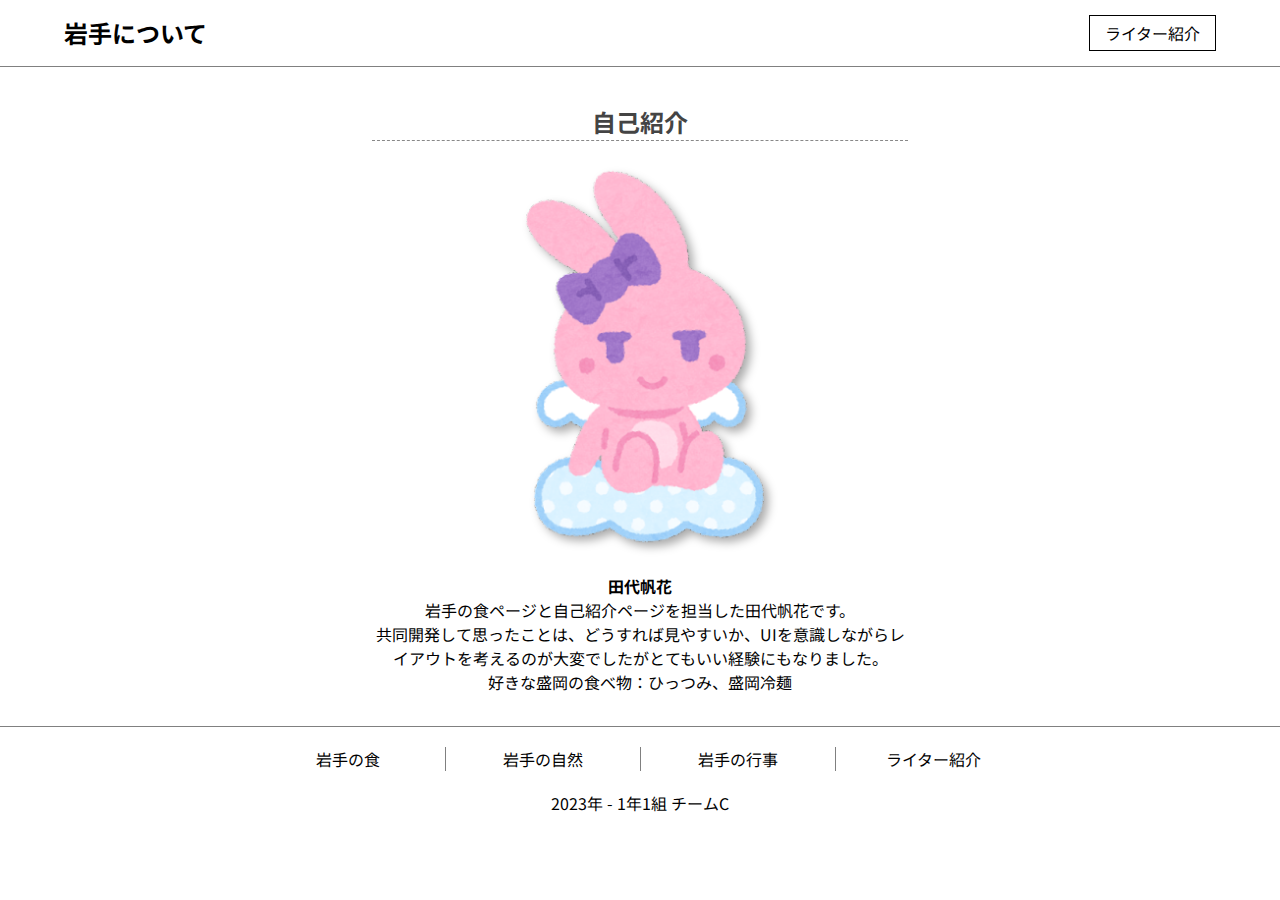
<file: writer/tashiro.html>
<!DOCTYPE html>
<html lang="ja">

<head>
    <meta charset="UTF-8">
    <meta name="viewport" content="width=device-width, initial-scale=1.0">
    <title>自己紹介 - 田代 帆花</title>
    <link rel="stylesheet" href="../css/reset.css">
    <link rel="stylesheet" href="../css/all-style.css">
    <link rel="stylesheet" href="../writer-css/tashiro-style.css">
    <link rel="preconnect" href="https://fonts.googleapis.com">
    <link rel="preconnect" href="https://fonts.gstatic.com" crossorigin>
    <link href="https://fonts.googleapis.com/css2?family=Noto+Sans+JP" rel="stylesheet">
    <link rel="icon" href="../img/favicon.ico">
</head>

<body>
    <header>
        <h2><a href="../index.html" class="site-title">岩手について</a></h2>
        <a href="index.html" class="simple-anchor writer-button">ライター紹介</a>
    </header>
    <!----- これより上は変更しないでください ----->

    <div class="profile">  
        <div class="header">  
          <strong>自己紹介</strong>  
        </div>  
        <div class="body">  
          <div class="top">  
            <div><img src="../img/yumekawa_animal_usagi.png" /></div>  
            <div><strong>田代帆花</strong></div>  
          </div>  
          <div class="bottom">  
            <p>岩手の食ページと自己紹介ページを担当した田代帆花です。</p>  
            <p>共同開発して思ったことは、どうすれば見やすいか、UIを意識しながらレイアウトを考えるのが大変でしたがとてもいい経験にもなりました。</p>  
            <p>好きな盛岡の食べ物：ひっつみ、盛岡冷麺</p>  
          </div>  
        </div>  
      </div>  

    <!----- これより下は変更しないでください ----->
    <footer>
        <nav>
            <ul>
                <li><a href="../food.html" class="simple-anchor">岩手の食</a></li>
                <li><a href="../nature.html" class="simple-anchor">岩手の自然</a></li>
                <li><a href="../event.html" class="simple-anchor">岩手の行事</a></li>
                <li><a href="../writer/index.html" class="simple-anchor">ライター紹介</a></li>
            </ul>
        </nav>
        2023年 - 1年1組 チームC
    </footer>
</body>

</html>
</file>
<file: css/all-style.css>
@charset "utf-8";

/* ----- このファイルは変更しないでください ----- */

* {
    font-family: 'Noto Sans JP', sans-serif;
}

header {
    width: 100%;
    padding: 15px 5%;
    display: flex;
    align-items: center;
    border-bottom: 1px solid gray;
    background-color: white;
}

.simple-anchor, .site-title {	
    text-decoration: none;
    color: black;
}

.simple-anchor:hover {
    text-decoration: underline;
    font-weight: bold;
}

.writer-button {
    margin: 0 0 0 auto;
    padding: 5px 15px;
    display: block;
    text-decoration: none;
    border: 1px solid black;
    transition: all 0.3s ease;
}

.writer-button:hover {
    background-color: gray;
    color: white;
    text-decoration: none;
    font-weight: normal;
}

.writer-button-in-writer-index {
    padding: 5px 15px;
    border: 1px solid black;
    background-color: gray;
    color: white;
    margin: 0 0 0 auto;
}

footer {
    padding: 0 0 20px;
    text-align: center;
    border-top: 1px solid gray;
    background-color: white;
}

nav ul {
    margin: 20px 0;
    padding: 0px 250px;
    display: flex;
    list-style: none;
}

nav ul li {
    width: 25%;
    text-align: center;
}

nav ul li + li {
    border-left: 1px solid gray;
}

.currently {
    color: gray;
}

@media screen and (max-width:900px) {
    nav ul {
        margin: 0;
        padding: 15px;
        display: block;
        list-style: none;
    }
    
    nav ul li {
        width: 100%;
        text-align: center;
        padding: 3px;
    }
    
    nav ul li + li {
        border-left: 0px;
    }
}
</file>
<file: css/index-style.css>
@charset "utf-8";

/* メイン画像部 */
.top-img-container {
    position: relative;
}

.top-img-container::after {
    content: '';
	position: absolute;
	top: 0;
	left: 0;
	width: 100%;
	height: 100%;
	background-image: linear-gradient(180deg, transparent 0 80%, #FFF 100%);
}

.top-img-container img {
    height: 100vh;
    width: 100vw;
    object-fit: cover;
}

/* スライドショー */
.slide-show-frame{
    position: relative;
    width: 100%;
    height: 100vh;
    overflow: hidden;
    margin: 0 auto;
}

#img-01, #img-02, #img-03, #img-04 {
    position: absolute;
    top:0;
    left:0;
    width: 100%;
    height: 100%;
    background-size: cover;
    background-repeat: no-repeat;
}

#img-01{
    /* 岩手山 */
    background-image: url(../img/index_MtIwate_1.jpg);
    background-position: 0 70%;
    animation: slide-animation-01 40s infinite;
}

#img-02{
    /* さんさ踊り */
    background-image: url(../img/index_SansaOdori.jpg);
    background-position: 0 75%;
    animation: slide-animation-02 40s infinite;
}

#img-03{
    /* 雪の日 */
    background-image: url(../img/index_SnowDay.jpg);
    background-position: 0 40%;
    animation: slide-animation-03 40s infinite;
}

#img-04{
    /* 厳美渓 */
    background-image: url(../img/index_Genbikei.jpg);
    background-position: 0 40%;
    animation: slide-animation-04 40s infinite;
}

@keyframes slide-animation-01 {
    0% {opacity: 1;}
    25% {opacity: 1;}
    30% {opacity: 0; transform: scale(1.1);}
    95% {opacity: 0; transform: scale(1.0);}
    100% {opacity: 1;}
}

@keyframes slide-animation-02 {
    0% {opacity: 0;}
    21% {opacity: 0; transform: scale(1.1);}
    26% {opacity: 1;}
    50% {opacity: 1}
    55% {opacity: 0; transform: scale(1.0);}
    100% {opacity: 0;}
}

@keyframes slide-animation-03 {
    0% {opacity: 0;}
    46% {opacity: 0; transform: scale(1.0);}
    51% {opacity: 1;}
    75% {opacity: 1}
    80% {opacity: 0; transform: scale(1.1);}
    100% {opacity: 0;}
}

@keyframes slide-animation-04 {
    0% {opacity: 0;}
    71% {opacity: 0; transform: scale(1.1);}
    76% {opacity: 1;}
    95% {opacity: 1;}
    100% {opacity: 0; transform: scale(1.0);}
}
/* スライドショーここまで */

.top-txt {
    font-family: 'Noto Serif JP', serif;
    font-weight: 700;
    font-size: 40px;
    color: white;
    width: 400px;
    padding: 20px 30px;
    text-align: center;

    background-color: rgba(255, 255, 255, 0.4);
    border: 3px solid white;
    box-shadow: 
    4px 4px 20px rgba(175, 175, 175, 0.3),
    4px -4px 20px rgba(175, 175, 175, 0.3),
    -4px 4px 20px rgba(175, 175, 175, 0.3),
    -4px -4px 20px rgba(175, 175, 175, 0.3);
    text-shadow: 
    4px 4px 5px rgba(175, 175, 175, 0.7),
    4px -4px 5px rgba(175, 175, 175, 0.7),
    -4px 4px 5px rgba(175, 175, 175, 0.7),
    -4px -4px 5px rgba(175, 175, 175, 0.7);

    position: absolute;
    top: 50%;
    left: 50%;
    transform: translate(-50%, -50%);
}

hr {
    height: 3px;
    width: 100%;
    background-color: white;
    box-shadow: 1px 1px 0 rgb(175, 175, 175);
    margin: 0 0 10px;
}

.txt-gold {
    font-family: 'Noto Serif JP', serif;
    font-weight: 900;
    font-size: 50px;
    background: -webkit-linear-gradient(top, #fceabb 0%,#fccd4d 50%,#f8b500 51%,#fbdf93 100%);
    -webkit-text-fill-color: transparent;
    -webkit-background-clip: text;
    text-shadow: none;
}

.bg-white {
    width: 50%;
    background-color: white;
    box-shadow: 
    4px 4px 20px rgba(175, 175, 175, 0.3),
    4px -4px 20px rgba(175, 175, 175, 0.3),
    -4px 4px 20px rgba(175, 175, 175, 0.3),
    -4px -4px 20px rgba(175, 175, 175, 0.3);
    margin: 0 auto;
}
/* メイン画像部ここまで */

/* 各ページに飛ぶ画像メニュー */
.img-container {
    height: 200px;
    width: 100%;
    position: relative;
    overflow: hidden;
}

.img-container img {
    height: 100%;
    width: 100%;
    object-fit: cover;

    filter:grayscale(100%) blur(2px);
    transition: all 1s ease;
}

.img-container .txt-on-img {
    height: 100%;
    width: 100%;

    font-size: 70px;
    color: white;
    background: rgba(0,0,0,0.3);

    display: flex;
    align-items: center;
    justify-content: left;
    position: absolute;
    padding-left: 15vw;
    bottom: 0;

    opacity: 0;
    transition: all 0.5s ease;
}

.txt-on-img::after {
    content: '▶';
    font-size: 35px;
    padding: 6px 50px 0;
}

.img-container:hover .txt-on-img {
    opacity: 1;
}

.img-container:hover img {
    filter: none;
    transform: scale(1.1);
}

.img-container .licence {
    font-size: 15px;
    display: block;
    padding: 10px 10vw;
    overflow: auto;
}

.licence::after {
    content: none;
}

.licence ul {
    margin: 10px 50px;
    list-style: none;
    display: inline-block;
}

.licence ul li {
    padding-left: 20px;
}

.licence a {
    color: white;
}

.licence a:hover {
    color: blue;
    background-color: rgba(255, 255, 255, 0.5);
}
</file>
<file: writer-css/index-style.css>
@charset "utf-8";

#page-title {
    height: 150px;
    padding: 25px;
    text-align: center;

    background-color: #f0f0f0;
    background-image: 
    repeating-linear-gradient(135deg, transparent, transparent 3px, #e0e0e0 3px, #e0e0e0 5px)
}

#page-title h1 {
    color: black;
    font-size: 45px;
}

#page-title p {
    color: gray;
    font-size: 20px;
}

.writer-card {
    width: 550px;
    height: 180px;
    margin: 30px auto;
    padding: 20px;
    border: 1px solid gray;
    position: relative;
    display: flex;
}

.writer-card img {
    width: 130px;
    height: 130px;
    object-fit: cover;
    margin: auto 5px;
    border: 1px solid #ddd;
}

.writer-card h2 {
    width: 360px;
    font-size: 30px;
    padding: 0 20px 5px;
    margin: 0 10px;
    border-bottom: 1px solid gray;
}

.writer-card p {
    padding: 5px 33px;
    color: gray;
}

.writer-card .writer-page {
    position: absolute;
    right: 0;
    bottom: 0;
    margin: 20px;
}
</file>
<file: css/event-style.css>
@charset "utf-8";

#page-title {
    text-align: center;
    padding: 20px;

    background-color: #0c5e71;
    background-image: url(../img/event_IwateSilhouette.png);
    background-size: 100px;
    background-position: center;
    background-repeat: no-repeat;
}

#page-title h1 {
    padding: 10px;
    font-size: 45px;
    color: white;
    text-shadow: 
    4px 4px 4px rgb(12, 94, 113),
    4px -4px 4px rgb(12, 94, 113),
    -4px 4px 4px rgb(12, 94, 113),
    -4px -4px 4px rgb(12, 94, 113);
}

#page-title p {
    width: 50vw;
    margin: 0 auto;
    padding: 10px;
    background-color: rgba(255, 255, 255, 0.7);
}

/* ------------------------- */

article {
    width: 80%;
    margin: 50px auto;
} @media screen and (min-width:750px) {
    article {
        display: flex;
    }
}

.yukimatsuri-article {
    margin: 50px auto 0;
}

img {
    width: 100%;
    height: 100%;
} @media screen and (min-width:750px) {
    img {
        width: 450px;
        height: 300px;
        object-fit: cover;
    }
}

.img-info {
    font-size: small;
    color: gray;
}

.about {
    width: 100%;
    padding-top: 20px;
} @media screen and (min-width:750px) {
    .about {
        width: 45vw;
        padding-top: 0;
        padding-left: 30px;
    }
}

.about-title {
    padding: 5px 15px;

    background-color: #f0f0f0;
    border-left: 15px solid #0c5e71;
    border-radius: 0 4px 4px 0;

    box-shadow: 
    0 1px 3px rgba(0,0,0,0.3), 
    1px 1px 0 rgba(255,255,255,0.7) inset;
}

.about-text {
    margin: 15px 20px 15px 35px;
    line-height: 1.7rem;
}

b {
    background:linear-gradient(transparent 70%, #b7cfd5 70%);
    padding: 0 4px;
}

.no-padding-b {
    padding: 0;
}

.about ul {
    margin: 0 30px;
    padding: 20px 50px;
    background-color: #f7f7f7;
    border: 3px solid #f0f0f0;
}

caption {
    color: gray;
}

table {
    width: 60%;
    margin: 15px auto 50px;
    border-collapse: collapse;
}

tr {
    border: 1px solid #f0f0f0;
}

tr:nth-child(odd) {
    background-color: #f0f0f0;
}

tr:nth-child(even) {
    background-color: #fefefe;
}

th {
    font-weight: normal;
    padding: 10px 0;
    width: 150px;
}

td {
    padding: 10px 20px 10px 0;
}

/* ------------------------- */

.fa-chevron-circle-up {
    color: #a8a8a8;
    font-size: 50px;
    text-shadow: 0px 2px 2px rgba(0, 0, 0, 0.5);

    background-color: white;
    width: 50px;
    height: 50px;
    border-radius: 50%;

    position: fixed;
    right: 30px;
    bottom: 30px;
}

.fa-chevron-circle-up:hover {
    color: black;
}
</file>
<file: css/food-style.css>
@charset "utf-8";
.catch {
    display: flex;
    align-items: center; /* 垂直中心 */
    justify-content: center; /* 水平中心 */
    font-size: 45px;
  }
  .catch:before, .catch:after {
    border-top: 1px solid;
    content: "";
    width: 3em; /* 線の長さ */
  }
  .catch:before {
    margin-right: 1em; /* 文字の右隣 */
  }
  .catch:after {
    margin-left: 1em; /* 文字の左隣 */
  }
  .foodname{
    /* width: 90%; */
    text-align: center;
    padding: 15px;
    font-size: 35px;
}
.box{
    display: flex;
    justify-content: space-evenly;
    margin-top: 50px;
    margin-bottom: 50px;
      /* align-items: center; */
  }
p{
    padding: 20px;
    font-size: 20px;
}
.item img{
  display: block;
  /* width: 452px;
  height: 300px; */
  width: 462px;
  height: 360px;
  margin: auto;
}
.A1{
  width: 45%;
  background-color: #f6f6f6;
  padding-bottom: 20px;
  box-shadow: 2px 2px 4px gray;
}
.item{
  width: 90%;
  margin: 0 auto;
}
</file>
<file: css/nature-style.css>
@charset "utf-8";

/* タイトル部分 */
.background-title {
    background-image: url(../img/Mt.Iwate_and_Morioka.jpg);
    background-position: center;
    background-size: cover;
    height: 200px;
}

.logo-title {
    width: 100%;
    height: 100%;
    background-color: rgba(0, 0, 0, 0.2);
}

.title {
    text-align: center;
    padding: 50px;
    color: white;
    font-weight: bold;
    text-shadow:1px 1px 0 black, -1px -1px 0 black,
              -1px 1px 0 black, 1px -1px 0 black,
              0px 1px 0 black,  0 -1px 0 black,
              -1px 0 0 black, 1px 0 0 black;
}

.title h1{
    letter-spacing: 0.2rem;
    font-size: 40px;
}

.title h2 {
    letter-spacing: 0.2rem;
    font-size: 32px;
}

.title-font {
    font-family: 'MS PGothic', serif;
}

/* メイン部分 */
main {
    background-color: rgb(172, 237, 172);
    padding: 3rem 0;
}

.item {
    margin: 0 auto;
    width: 90%;
}

.item + .item {
    margin-top: 3rem;
}

#bg-iwatesan {
    background-image: url(../img/Iwatesan.jpg);
    background-position: center;
    background-size: 950px;
}

#bg-ryusendo {
    background-image: url(../img/ryusendo.jpg);
    background-position: center;
    background-size: 950px;
}

#bg-joudogahama {
    background-image: url(../img/jodogahama.jpg);
    background-position: center;
    background-size: 950px;
}

#bg-nanatugama {
    background-image: url(../img/nanatugama.jpg);
    background-position: center;
    background-size: 950px;
}


.container {
    display: flex;
    width: 90%;
    margin:auto;
    padding: 1.5rem;
}

.bg-main {
    background-color: rgb(255, 255, 255, 0.7);
}

.item-title {
    width: 90%;
    border-bottom: 1px solid black;
    margin: 0 auto;
    padding: 0.8rem 0;
    text-align: center;
    font-size: 35px;
    letter-spacing: 0.2rem;
}

.picture {
    width: 45%;
}

.picture img {
    margin: 0 auto;
}

.introduction {
    width: 55%;
    margin-left: 1.5rem;
    font-size: 16px;
}

.introduction-font {
    font-family: "游明朝", serif;
}
</file>
<file: writer-css/higashiyama-style.css>
@charset "utf-8";

.container {
    display: flex;
}

.icon {
    width: 50%;
}

.profile {
    width: 50%;
}

.bg {
    background-color: #FFF2F2;
    box-shadow: 3px 3px 6px rgba(0, 0, 0, 0.25);
}

.item {
    margin: 2rem auto 2rem 2rem;
    padding: 0.5rem;
    width: 470px;
}

/* アイコン */

.icon-size {
    width: 470px;
    height: 470px;
    margin: 2rem 2rem 2rem auto;
    padding: 25px;
}

.icon img {
    width: 100%;
    height: 100%;
    object-fit: cover;
}

/* プロフィール */

.mark::before {
    content: "";
    padding-right: 10px;
    border-left: 7px solid #51B3EA;
}

h2 + p {
    margin-top: 0.5rem;
}

.item h1 {
    width: 55%;
    font-size: 50px;
    margin: auto auto auto 1.0rem;
    font-weight: 400;
}

.item h3 {
    width: 45%;
    margin: auto;
    font-weight: lighter;
}

.font {
    font-family: "游明朝", serif;
}
</file>
<file: writer-css/kudou-style.css>
@charset "utf-8";

html {
    background-image: url(../img/writer_kudou_bg.jpg);
    background-size: cover;
    background-position: center;
}

main {
    width: 60vw;
    margin: 50px auto;
    padding: 20px 80px;
    background-color: rgba(255, 255, 255, 0.7);
    line-height: 1.7em;
} @media screen and (max-width:900px) {
    main {
        width: 100%;
        margin: 0;
    }
}

div {
    padding: 20px 40px;
}

.border-top {
    border-top: 1px solid gray;
}

h1 {
    margin-bottom: 10px;
}

ul {
    margin: 0;
    padding: 0 20px;
}

.licence {
    font-size: small;
    line-height: normal;
}
</file>
<file: writer-css/tashiro-style.css>
@charset "utf-8";

.profile {  
    width: 600px;   
    border-radius: 7px;    
    padding: 2em;  
    text-align: center;
    margin-right: auto;
    margin-left: auto;
  }  
  .profile .header {  
    margin-bottom: 5px;
    margin-top: 5px;  
    border-bottom: 1px dashed #888;  
    text-align: center;  
  }  
  .profile .header strong {  
    font-size: 1.5em;  
    color: #444;  
    margin-top: 10px;
    margin-bottom: 10px;
    padding: auto;
  }  
  .profile .body {  
    text-align: center;  
  }  
  .profile .top img {  
    width: 340px;  
    border-radius: 7px;  
    margin: auto;
    filter: drop-shadow(5px 5px 5px #aaa);
    margin-bottom: 20px;
    margin-top: 20px;
  } 
  .profile .buttom p{
    text-align: center;
    line-height: 25px;
  }
  .profile .div strong{
    margin-top: auto;
    margin-bottom: auto;
  }
</file>
